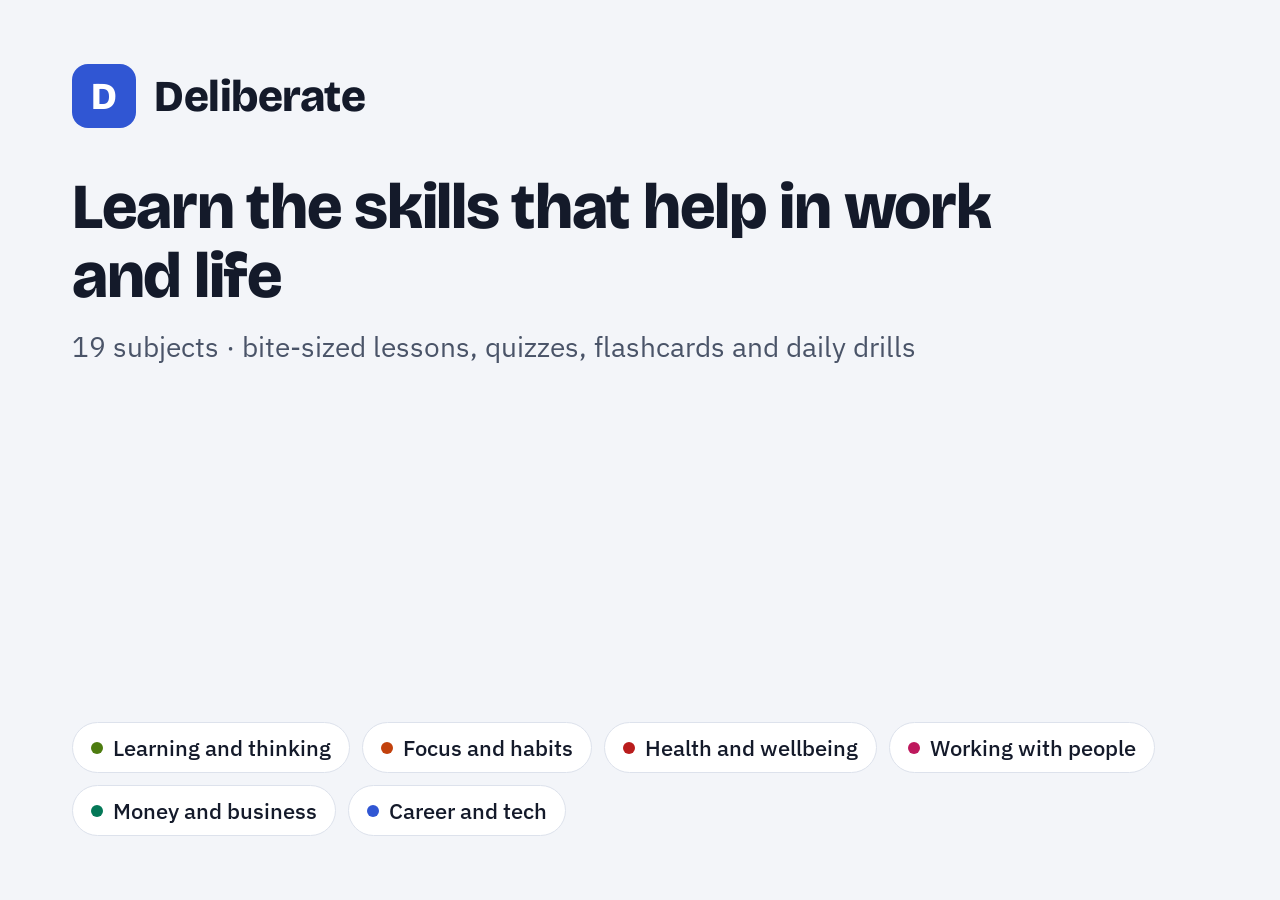
<file: deliberate/scripts/og-image.html>
<!doctype html>
<!-- Source for public/og-image.png, the link-preview image. Open in a browser at 1200×630 and
     screenshot it to update. Keep the subject count in sync with index.html's meta tags. -->
<html>
<head>
<meta charset="utf-8" />
<link rel="stylesheet" href="https://fonts.googleapis.com/css2?family=Bricolage+Grotesque:opsz,wght@12..96,700;12..96,800&family=IBM+Plex+Sans:wght@400;500;600&display=swap" />
<style>
  * { box-sizing: border-box; margin: 0; }
  body { width: 1200px; height: 630px; background: #f3f5f9; font-family: 'IBM Plex Sans', sans-serif; color: #141a2a; }
  .card { position: absolute; inset: 0; padding: 64px 72px; display: flex; flex-direction: column; }
  .brand { display: flex; align-items: center; gap: 18px; }
  .logo { width: 64px; height: 64px; border-radius: 16px; background: #3056d3; color: #fff; display: grid; place-items: center; font: 800 38px 'Bricolage Grotesque', sans-serif; }
  .name { font: 800 44px 'Bricolage Grotesque', sans-serif; letter-spacing: -0.01em; }
  h1 { margin-top: 44px; font: 800 64px/1.08 'Bricolage Grotesque', sans-serif; letter-spacing: -0.02em; max-width: 960px; }
  p { margin-top: 18px; font-size: 28px; color: #4a5468; }
  .chips { margin-top: auto; display: flex; flex-wrap: wrap; gap: 12px; }
  .chip { display: flex; align-items: center; gap: 10px; padding: 10px 18px; border-radius: 999px; background: #fff; border: 1px solid #dde2ec; font-size: 22px; font-weight: 500; }
  .dot { width: 12px; height: 12px; border-radius: 50%; }
</style>
</head>
<body>
  <div class="card">
    <div class="brand"><div class="logo">D</div><div class="name">Deliberate</div></div>
    <h1>Learn the skills that help in work and life</h1>
    <p>19 subjects · bite-sized lessons, quizzes, flashcards and daily drills</p>
    <div class="chips">
      <span class="chip"><span class="dot" style="background:#4d7c0f"></span>Learning and thinking</span>
      <span class="chip"><span class="dot" style="background:#c2410c"></span>Focus and habits</span>
      <span class="chip"><span class="dot" style="background:#b91c1c"></span>Health and wellbeing</span>
      <span class="chip"><span class="dot" style="background:#be185d"></span>Working with people</span>
      <span class="chip"><span class="dot" style="background:#047857"></span>Money and business</span>
      <span class="chip"><span class="dot" style="background:#3056d3"></span>Career and tech</span>
    </div>
  </div>
</body>
</html>
</file>
